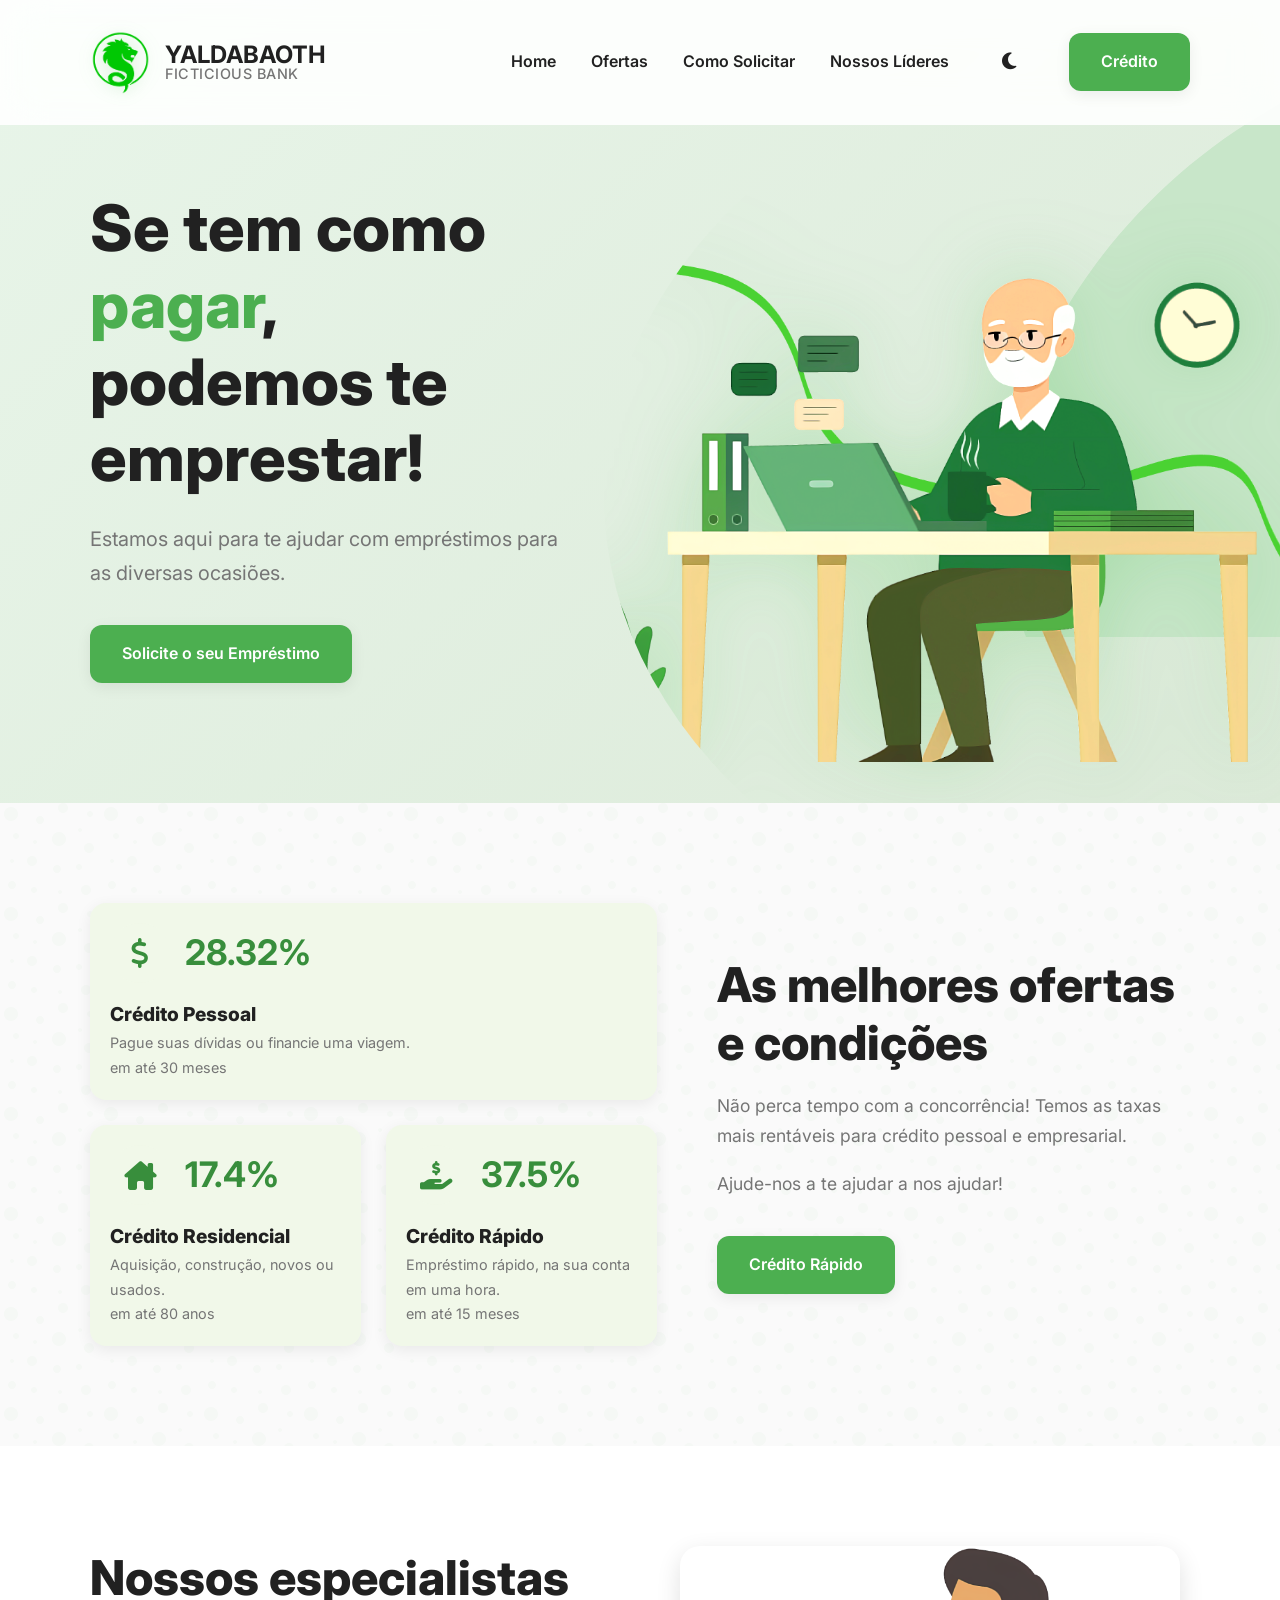
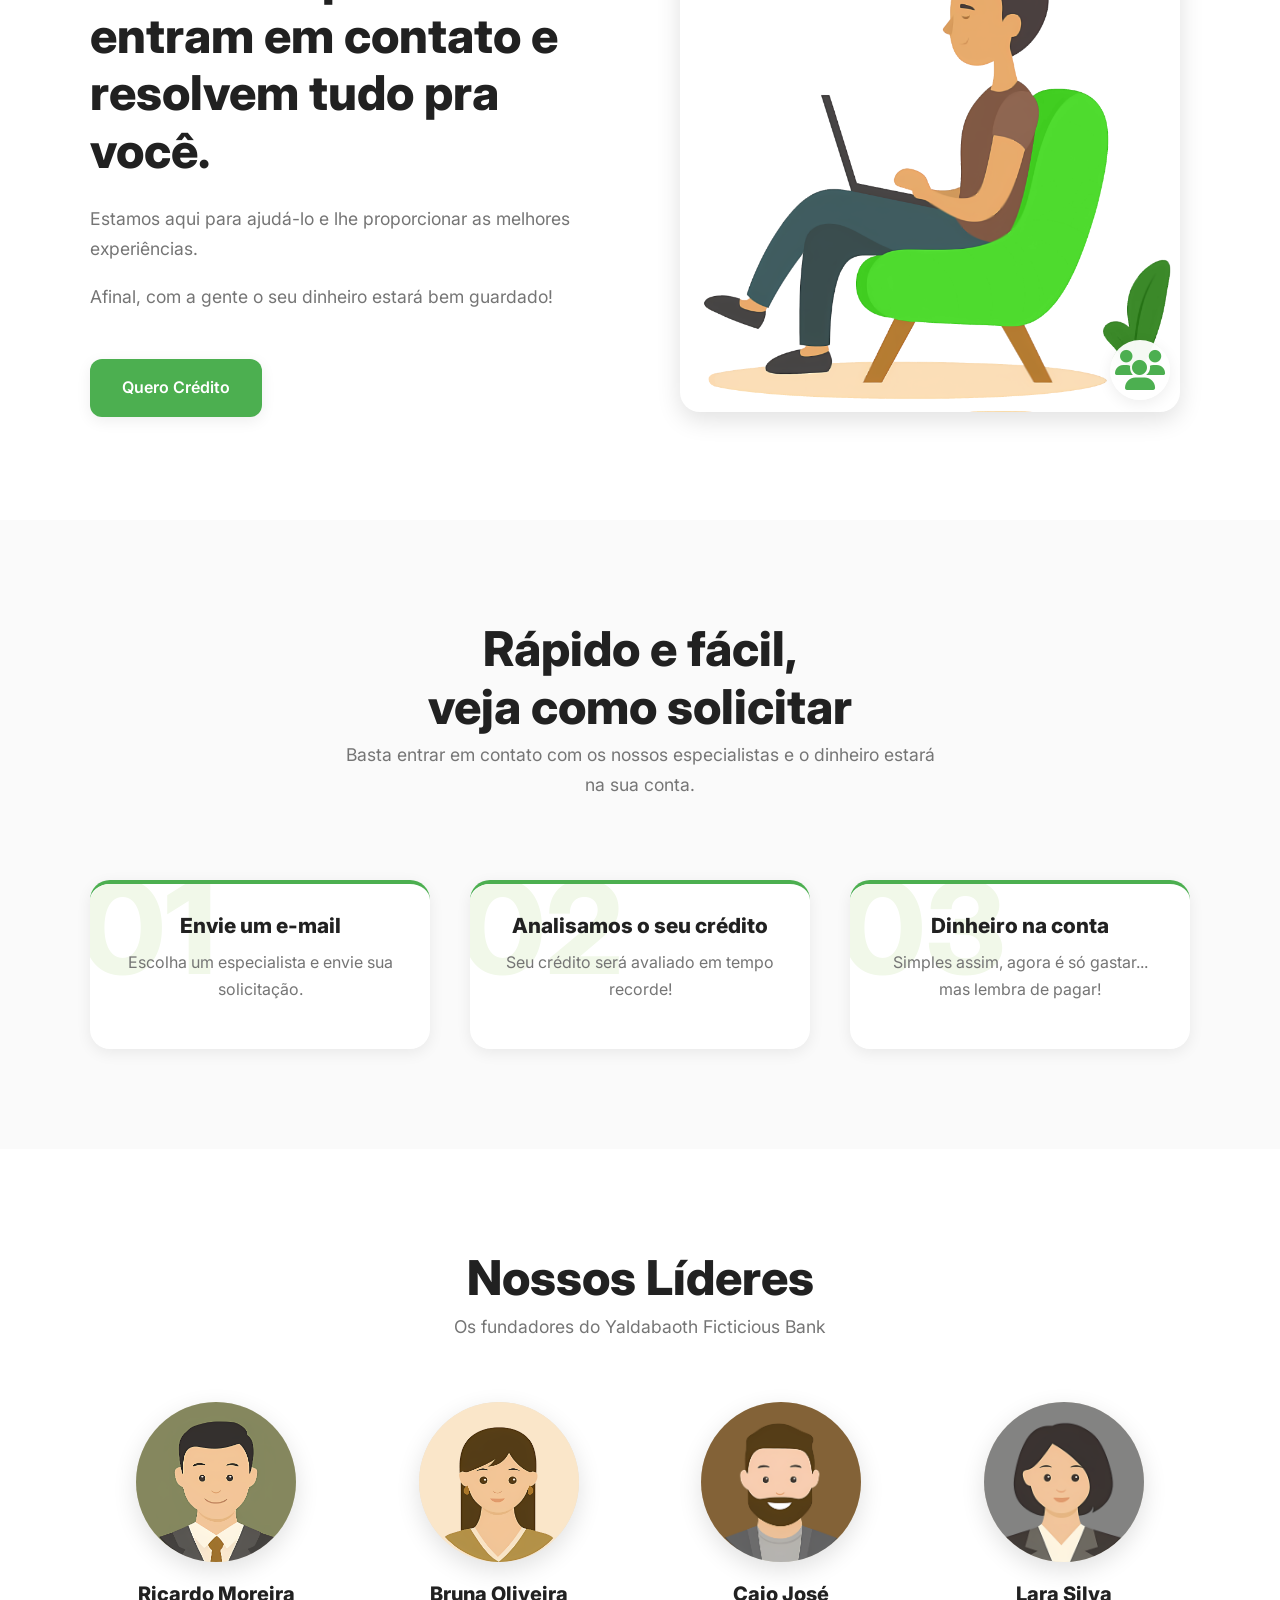
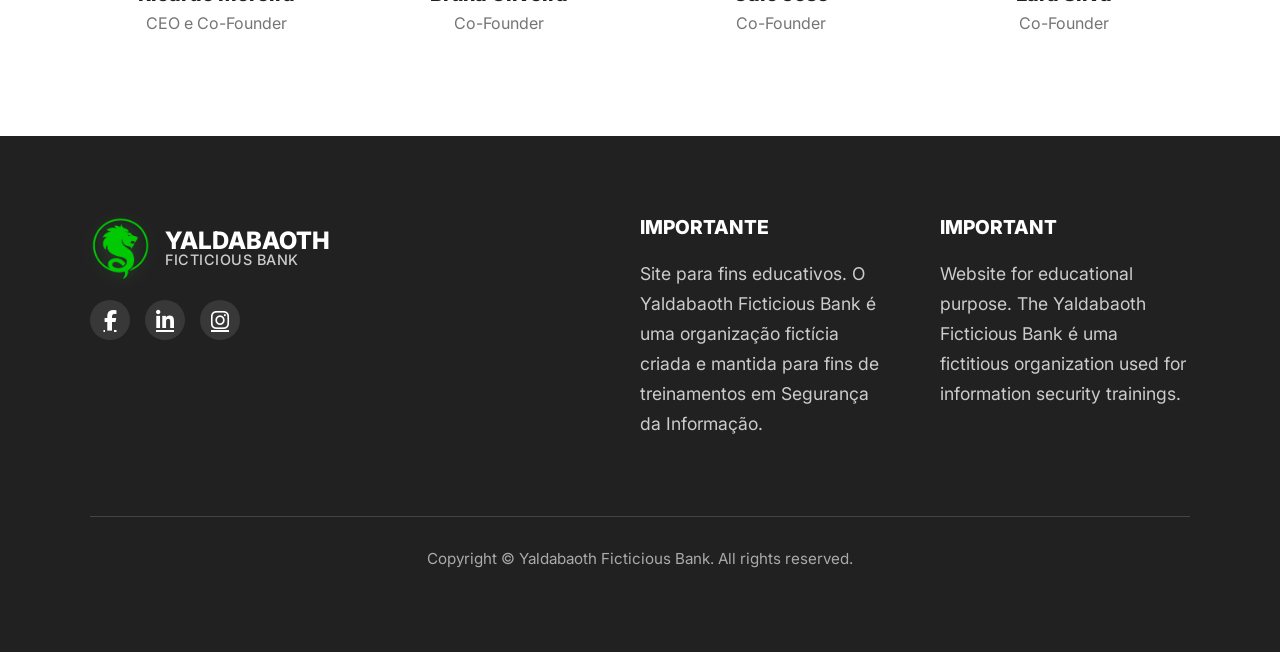
<file: index.html>
<!DOCTYPE html>
<html lang="pt-BR">
<head>
    <meta charset="UTF-8">
    <meta name="viewport" content="width=device-width, initial-scale=1.0">
    <title>YALDABAOTH FICTICIOUS BANK - V4 | Crédito Pessoal e Empresarial</title>
    <link rel="shortcut icon" href="img/favicon.ico" type="image/x-icon">
    <meta name="description" content="Yaldabaoth Ficticious Bank - Oferecemos as melhores condições para crédito pessoal, empresarial e residencial com taxas competitivas.">
    <meta name="keywords" content="crédito, empréstimo, banco, financiamento, pessoal, empresarial">
    <meta name="author" content="Yaldabaoth Ficticious Bank">
    
    <meta property="og:title" content="YALDABAOTH FICTICIOUS BANK - V4">
    <meta property="og:description" content="Oferecemos as melhores condições para crédito pessoal e empresarial.">
    <meta property="og:type" content="website">
    
    <link rel="stylesheet" href="style-home.css">
    <link rel="preconnect" href="https://fonts.googleapis.com">
    <link rel="preconnect" href="https://fonts.gstatic.com" crossorigin>
    <link href="https://fonts.googleapis.com/css2?family=Inter:wght@400;500;600;700;800&display=swap" rel="stylesheet">
    
    <link rel="stylesheet" href="https://cdnjs.cloudflare.com/ajax/libs/font-awesome/6.5.2/css/all.min.css">

</head>
<body>

    <header id="header">
        <div class="container navbar">
            <a href="#" class="logo">
                <img src="img/logo.png" alt="Yaldabaoth Logo">
                <div class="logo-text">
                    <strong>YALDABAOTH</strong>
                    <span>FICTICIOUS BANK</span>
                </div>
            </a>
            <button class="hamburger" aria-label="Menu" aria-expanded="false">
                <span></span>
                <span></span>
                <span></span>
            </button>
            <nav class="nav-menu" aria-label="Navegação principal">
                <ul class="nav-links">
                    <li><a href="#hero">Home</a></li>
                    <li><a href="#ofertas">Ofertas</a></li>
                    <li><a href="#como-solicitar">Como Solicitar</a></li>
                    <li><a href="#lideres">Nossos Líderes</a></li>
                </ul>
                <button class="theme-toggle" aria-label="Alternar tema">
                    <i class="fas fa-moon"></i>
                    <i class="fas fa-sun"></i>
                </button>
                <a href="team.html" class="btn" aria-label="Solicitar crédito">Crédito</a>
            </nav>
        </div>
    </header>

    <main>
        <section id="hero">
            <div class="hero-background-shape" aria-hidden="true">
                <svg width="100%" height="100%" viewBox="0 0 1000 800" xmlns="http://www.w3.org/2000/svg">
                    <path fill="#C8E6C9" d="M0,400.5C0,621,241,801,472,801c231,0,472-180,472-400.5S703,0,472,0C241,0,0,180,0,400.5Z" transform="translate(480 300) rotate(-15) scale(1.2)" />
                </svg>
            </div>
            <div class="container hero-content">
                <div class="hero-text fade-in">
                    <h1>Se tem como <span style="color: var(--primary-green);">pagar</span>, <br>podemos te emprestar!</h1>
                    <p class="subtitle">Estamos aqui para te ajudar com empréstimos para as diversas ocasiões.</p>
                    <a href="team.html" class="btn">Solicite o seu Empréstimo</a>
                    <div class="sr-only">GoHacking{ToNaRedeDoFicticiousBank}</div>
                </div>
                <div class="hero-illustration-wrapper fade-in" style="--delay: 0.2s;">
                    <img src="img/velho.png" alt="Homem trabalhando em um laptop">
                </div>
            </div>
        </section>

        <section id="ofertas">
            <div class="container offers-main-layout">
                 <div class="offers-cards-stack">
                    <div class="offer-card full-width fade-in" style="--delay: 0s;">
                        <div class="top-row">
                            <div class="icon-wrapper"><i class="fa-solid fa-dollar-sign" aria-hidden="true"></i></div>
                            <div class="rate">28.32%</div>
                        </div>
                        <div class="offer-details">
                            <h3>Crédito Pessoal</h3>
                            <p>Pague suas dívidas ou financie uma viagem.<br>em até 30 meses</p>
                        </div>
                    </div>
                    <div class="offer-card fade-in" style="--delay: 0.1s;">
                        <div class="top-row">
                            <div class="icon-wrapper"><i class="fa-solid fa-house-chimney" aria-hidden="true"></i></div>
                            <div class="rate">17.4%</div>
                        </div>
                        <div class="offer-details">
                            <h3>Crédito Residencial</h3>
                            <p>Aquisição, construção, novos ou usados.<br>em até 80 anos</p>
                        </div>
                    </div>
                    <div class="offer-card fade-in" style="--delay: 0.2s;">
                        <div class="top-row">
                            <div class="icon-wrapper"><i class="fa-solid fa-hand-holding-dollar" aria-hidden="true"></i></div>
                            <div class="rate">37.5%</div>
                        </div>
                        <div class="offer-details">
                            <h3>Crédito Rápido</h3>
                            <p>Empréstimo rápido, na sua conta em uma hora.<br>em até 15 meses</p>
                        </div>
                    </div>
                </div>
                <div class="offers-description fade-in" style="--delay: 0.3s;">
                    <h2>As melhores ofertas e condições</h2>
                    <p>Não perca tempo com a concorrência! Temos as taxas mais rentáveis para crédito pessoal e empresarial.</p>
                    <p>Ajude-nos a te ajudar a nos ajudar!</p>
                    <a href="team.html" class="btn">Crédito Rápido</a>
                </div>
            </div>
        </section>
        
        <section id="especialistas">
            <div class="container specialists-content">
                <div class="specialists-text fade-in">
                    <h2>Nossos especialistas entram em contato e resolvem tudo pra você.</h2>
                    <p>Estamos aqui para ajudá-lo e lhe proporcionar as melhores experiências.</p>
                    <p>Afinal, com a gente o seu dinheiro estará bem guardado!</p>
                    <a href="team.html" class="btn">Quero Crédito</a>
                </div>
                <div class="specialists-image fade-in" style="--delay: 0.2s;">
                    <img src="img/especialista.png" alt="Jovem usando laptop">
                </div>
            </div>
        </section>

        <section id="como-solicitar">
            <div class="container">
                <h2 class="fade-in">Rápido e fácil,<br>veja como solicitar</h2>
                <p class="fade-in">Basta entrar em contato com os nossos especialistas e o dinheiro estará na sua conta.</p>
                
                <div class="steps-container">
                    <div class="step-card fade-in" style="--delay: 0s;" data-step="01">
                        <div class="step-card-content">
                            <h3>Envie um e-mail</h3>
                            <p>Escolha um especialista e envie sua solicitação.</p>
                        </div>
                    </div>
                    <div class="step-card fade-in" style="--delay: 0.1s;" data-step="02">
                        <div class="step-card-content">
                            <h3>Analisamos o seu crédito</h3>
                            <p>Seu crédito será avaliado em tempo recorde!</p>
                        </div>
                    </div>
                    <div class="step-card fade-in" style="--delay: 0.2s;" data-step="03">
                        <div class="step-card-content">
                            <h3>Dinheiro na conta</h3>
                            <p>Simples assim, agora é só gastar... mas lembra de pagar!</p>
                        </div>
                    </div>
                </div>
            </div>
        </section>

        <section id="lideres">
            <div class="container">
                <h2 class="fade-in">Nossos Líderes</h2>
                <p class="fade-in">Os fundadores do Yaldabaoth Ficticious Bank</p>
                <div class="leaders-grid">
                    <div class="leader-card fade-in" style="--delay: 0s;">
                        <div class="leader-avatar"><img src="img/ricardo.png" alt="Ricardo Moreira"></div>
                        <h3>Ricardo Moreira</h3>
                        <span>CEO e Co-Founder</span>
                    </div>
                    <div class="leader-card fade-in" style="--delay: 0.1s;">
                        <div class="leader-avatar"><img src="img/Bruna.png" alt="Bruna Oliveira"></div>
                        <h3>Bruna Oliveira</h3>
                        <span>Co-Founder</span>
                    </div>
                    <div class="leader-card fade-in" style="--delay: 0.2s;">
                        <div class="leader-avatar"><img src="img/Caio.png" alt="Caio José"></div>
                        <h3>Caio José</h3>
                        <span>Co-Founder</span>
                    </div>
                    <div class="leader-card fade-in" style="--delay: 0.3s;">
                        <div class="leader-avatar"><img src="img/Lara.png" alt="Lara Silva"></div>
                        <h3>Lara Silva</h3>
                        <span>Co-Founder</span>
                    </div>
                </div>
            </div>
        </section>
    </main>

    <footer>
        <div class="container">
            <div class="footer-grid">
                <div class="footer-about">
                    <a href="#" class="logo">
                        <img src="img/logo.png" alt="Yaldabaoth Logo">
                        <div class="logo-text">
                            <strong>YALDABAOTH</strong>
                            <span>FICTICIOUS BANK</span>
                        </div>
                    </a>
                    <div class="footer-social">
                        <a href="#" aria-label="Facebook"><i class="fab fa-facebook-f"></i></a>
                        <a href="#" aria-label="LinkedIn"><i class="fab fa-linkedin-in"></i></a>
                        <a href="#" aria-label="Instagram"><i class="fab fa-instagram"></i></a>
                    </div>
                </div>
                <div class="footer-column">
                    <h3>IMPORTANTE</h3>
                    <p>Site para fins educativos. O Yaldabaoth Ficticious Bank é uma organização fictícia criada e mantida para fins de treinamentos em Segurança da Informação.</p>
                </div>
                <div class="footer-column">
                    <h3>IMPORTANT</h3>
                    <p>Website for educational purpose. The Yaldabaoth Ficticious Bank é uma fictitious organization used for information security trainings.</p>
                </div>
            </div>
            <div class="copyright">
                Copyright &copy; Yaldabaoth Ficticious Bank. All rights reserved.
            </div>
        </div>
    </footer>

    <button id="scrollTopBtn" title="Voltar ao topo" aria-label="Voltar ao topo"><i class="fas fa-arrow-up"></i></button>

    <script src="script-home.js"></script>
</body>
</html>
</file>
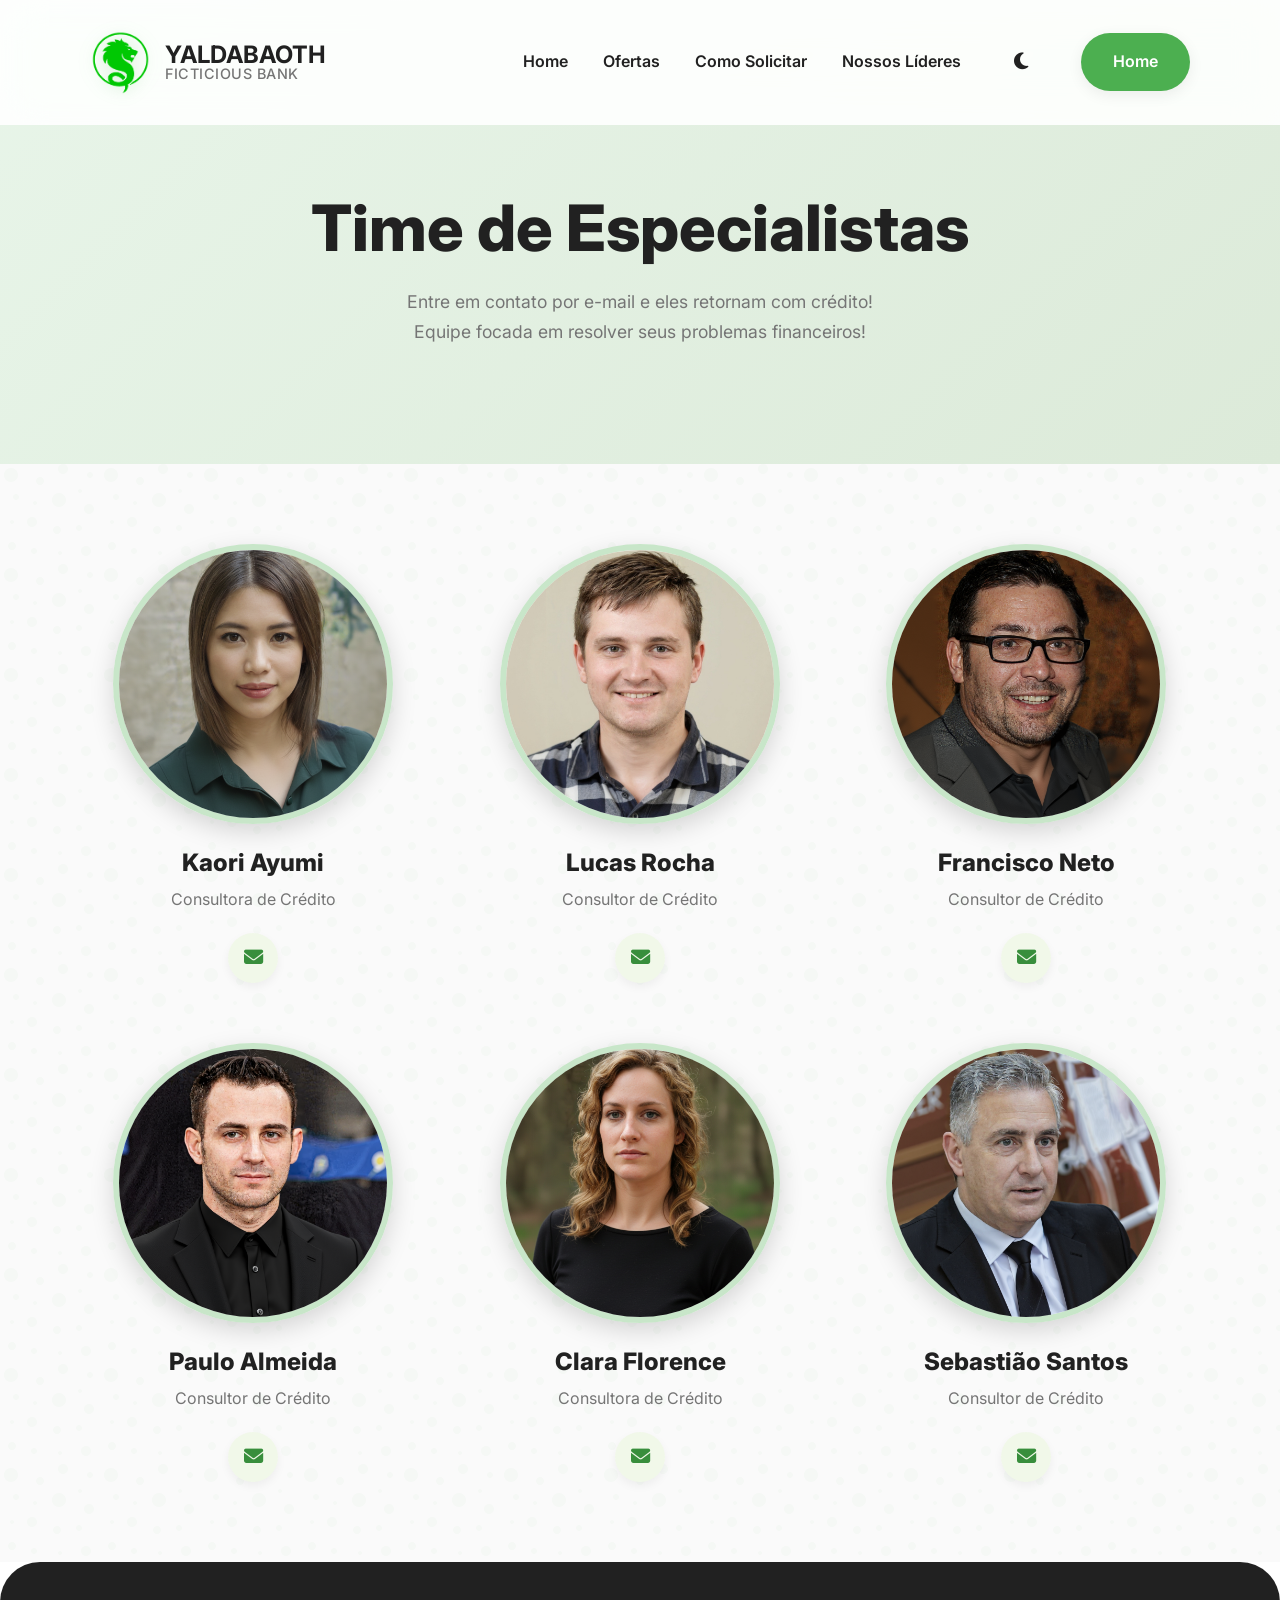
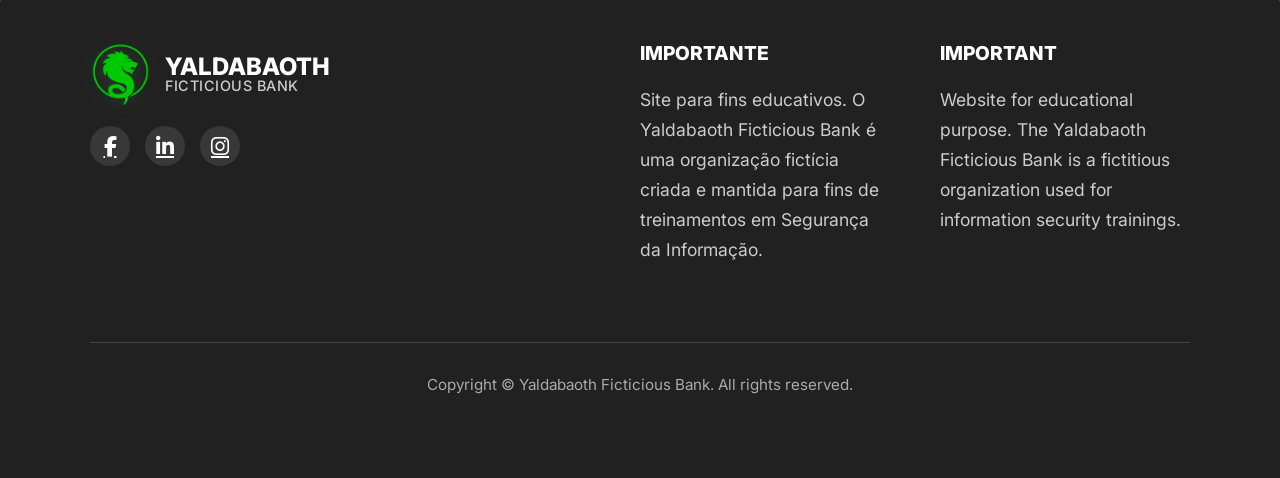
<file: team.html>
<!DOCTYPE html>
<html lang="pt-BR">
<head>
    <meta charset="UTF-8">
    <meta name="viewport" content="width=device-width, initial-scale=1.0">
    <title>YALDABAOTH FICTICIOUS BANK - Time de Especialistas</title>
    <link rel="shortcut icon" href="img/favicon.ico" type="image/x-icon">
    <meta name="description" content="Yaldabaoth Ficticious Bank - Conheça nossa equipe de especialistas em crédito prontos para ajudar você.">
    <meta name="keywords" content="crédito, empréstimo, banco, especialistas, consultores">
    <meta name="author" content="Yaldabaoth Ficticious Bank">
    
    <meta property="og:title" content="YALDABAOTH FICTICIOUS BANK - Time de Especialistas">
    <meta property="og:description" content="Conheça nossa equipe de especialistas em crédito.">
    <meta property="og:type" content="website">
    
    <link rel="stylesheet" href="style-team.css">
    <link rel="preconnect" href="https://fonts.googleapis.com">
    <link rel="preconnect" href="https://fonts.gstatic.com" crossorigin>
    <link href="https://fonts.googleapis.com/css2?family=Inter:wght@400;500;600;700;800&display=swap" rel="stylesheet">
    
    <link rel="stylesheet" href="https://cdnjs.cloudflare.com/ajax/libs/font-awesome/6.5.2/css/all.min.css">

</head>
<body>

    <header id="header">
        <div class="container navbar">
            <a href="index.html" class="logo">
                <img src="img/logo.png" alt="Yaldabaoth Logo">
                <div class="logo-text">
                    <strong>YALDABAOTH</strong>
                    <span>FICTICIOUS BANK</span>
                </div>
            </a>
            <button class="hamburger" aria-label="Menu" aria-expanded="false">
                <span></span>
                <span></span>
                <span></span>
            </button>
            <nav class="nav-menu" aria-label="Navegação principal">
                <ul class="nav-links">
                    <li><a href="index.html">Home</a></li>
                    <li><a href="index.html#ofertas">Ofertas</a></li>
                    <li><a href="index.html#como-solicitar">Como Solicitar</a></li>
                    <li><a href="index.html#lideres">Nossos Líderes</a></li>
                </ul>
                <button class="theme-toggle" aria-label="Alternar tema">
                    <i class="fas fa-moon"></i>
                    <i class="fas fa-sun"></i>
                </button>
                <a href="index.html" class="btn" aria-label="Solicitar crédito">Home</a>
            </nav>
        </div>
    </header>

    <main>
        <section id="team-hero">
            <div class="container team-hero-content">
                <h1 class="fade-in">Time de Especialistas</h1>
                <p class="fade-in" style="--delay: 0.1s;">Entre em contato por e-mail e eles retornam com crédito!<br>Equipe focada em resolver seus problemas financeiros!</p>
            </div>
        </section>

        <section id="especialistas">
            <div class="container">
                <div class="team-grid">
                    <!-- Primeira linha de consultores -->
                    <div class="team-card fade-in" style="--delay: 0s;">
                        <div class="team-avatar">
                            <img src="img/pessoas/kaori.png" alt="Kaori Ayumi">
                        </div>
                        <div class="team-info">
                            <h3>Kaori Ayumi</h3>
                            <p>Consultora de Crédito</p>
                            <div class="team-contact">
                                <a href="mailto:kaori.ayumi@ficticiousbank.com" aria-label="Enviar e-mail para Kaori Ayumi">
                                    <i class="fas fa-envelope"></i>
                                </a>
                            </div>
                        </div>
                    </div>
                    
                    <div class="team-card fade-in" style="--delay: 0.1s;">
                        <div class="team-avatar">
                            <img src="img/pessoas/lucas.png" alt="Lucas Rocha">
                        </div>
                        <div class="team-info">
                            <h3>Lucas Rocha</h3>
                            <p>Consultor de Crédito</p>
                            <div class="team-contact">
                                <a href="mailto:lucas.rocha@ficticiousbank.com" aria-label="Enviar e-mail para Lucas Rocha">
                                    <i class="fas fa-envelope"></i>
                                </a>
                            </div>
                        </div>
                    </div>
                    
                    <div class="team-card fade-in" style="--delay: 0.2s;">
                        <div class="team-avatar">
                            <img src="img/pessoas/francisco.png" alt="Francisco Neto">
                        </div>
                        <div class="team-info">
                            <h3>Francisco Neto</h3>
                            <p>Consultor de Crédito</p>
                            <div class="team-contact">
                                <a href="mailto:francisco.neto@ficticiousbank.com" aria-label="Enviar e-mail para Francisco Neto">
                                    <i class="fas fa-envelope"></i>
                                </a>
                            </div>
                        </div>
                    </div>
                    
                    <!-- Segunda linha de consultores -->
                    <div class="team-card fade-in" style="--delay: 0.3s;">
                        <div class="team-avatar">
                            <img src="img/pessoas/paulo.png" alt="Paulo Almeida">
                        </div>
                        <div class="team-info">
                            <h3>Paulo Almeida</h3>
                            <p>Consultor de Crédito</p>
                            <div class="team-contact">
                                <a href="mailto:paulo.almeida@ficticiousbank.com" aria-label="Enviar e-mail para Paulo Almeida">
                                    <i class="fas fa-envelope"></i>
                                </a>
                            </div>
                        </div>
                    </div>
                    
                    <div class="team-card fade-in" style="--delay: 0.4s;">
                        <div class="team-avatar">
                            <img src="img/pessoas/clara.png" alt="Clara Florence">
                        </div>
                        <div class="team-info">
                            <h3>Clara Florence</h3>
                            <p>Consultora de Crédito</p>
                            <div class="team-contact">
                                <a href="mailto:clara.florence@ficticiousbank.com" aria-label="Enviar e-mail para Clara Florence">
                                    <i class="fas fa-envelope"></i>
                                </a>
                            </div>
                        </div>
                    </div>
                    
                    <div class="team-card fade-in" style="--delay: 0.5s;">
                        <div class="team-avatar">
                            <img src="img/pessoas/sebastiao.png" alt="Sebastião Santos">
                        </div>
                        <div class="team-info">
                            <h3>Sebastião Santos</h3>
                            <p>Consultor de Crédito</p>
                            <div class="team-contact">
                                <a href="mailto:sebastiao.santos@ficticiousbank.com" aria-label="Enviar e-mail para Sebastião Santos">
                                    <i class="fas fa-envelope"></i>
                                </a>
                            </div>
                        </div>
                    </div>
                </div>
            </div>
        </section>
    </main>

    <footer>
        <div class="container">
            <div class="footer-grid">
                <div class="footer-about">
                    <a href="index.html" class="logo">
                        <img src="img/logo.png" alt="Yaldabaoth Logo">
                        <div class="logo-text">
                            <strong>YALDABAOTH</strong>
                            <span>FICTICIOUS BANK</span>
                        </div>
                    </a>
                    <div class="footer-social">
                        <a href="#" aria-label="Facebook"><i class="fab fa-facebook-f"></i></a>
                        <a href="#" aria-label="LinkedIn"><i class="fab fa-linkedin-in"></i></a>
                        <a href="#" aria-label="Instagram"><i class="fab fa-instagram"></i></a>
                    </div>
                </div>
                <div class="footer-column">
                    <h3>IMPORTANTE</h3>
                    <p>Site para fins educativos. O Yaldabaoth Ficticious Bank é uma organização fictícia criada e mantida para fins de treinamentos em Segurança da Informação.</p>
                </div>
                <div class="footer-column">
                    <h3>IMPORTANT</h3>
                    <p>Website for educational purpose. The Yaldabaoth Ficticious Bank is a fictitious organization used for information security trainings.</p>
                </div>
            </div>
            <div class="copyright">
                Copyright &copy; Yaldabaoth Ficticious Bank. All rights reserved.
            </div>
        </div>
    </footer>

    <button id="scrollTopBtn" title="Voltar ao topo" aria-label="Voltar ao topo"><i class="fas fa-arrow-up"></i></button>

    <script src="script-team.js"></script>
</body>
</html>
</file>
<file: style-home.css>
/* --- Reset e Estilos Globais --- */
        :root {
            --primary-green: #4CAF50;
            --light-green-bg: #F1F8E9;
            --light-green-accent: #C8E6C9;
            --dark-green: #388E3C;
            --text-dark: #212121;
            --text-light: #757575;
            --background-white: #FFFFFF;
            --background-grey: #FAFAFA;
            --border-color: #E0E0E0;
            --shadow-light: 0 4px 15px rgba(0, 0, 0, 0.07);
            --shadow-medium: 0 8px 25px rgba(0, 0, 0, 0.12);
            --shadow-heavy: 0 12px 35px rgba(0, 0, 0, 0.15);
            
            /* Variáveis para tema escuro */
            --dark-bg-primary: #121212;
            --dark-bg-secondary: #1e1e1e;
            --dark-text-primary: #f5f5f5;
            --dark-text-secondary: #b0b0b0;
            --dark-border: #333333;
            --dark-shadow: 0 4px 15px rgba(0, 0, 0, 0.3);
        }

        /* Modo escuro */
        body.dark-theme {
            --text-dark: var(--dark-text-primary);
            --text-light: var(--dark-text-secondary);
            --background-white: var(--dark-bg-primary);
            --background-grey: var(--dark-bg-secondary);
            --border-color: var(--dark-border);
            --shadow-light: var(--dark-shadow);
            --shadow-medium: 0 8px 25px rgba(0, 0, 0, 0.4);
            --shadow-heavy: 0 12px 35px rgba(0, 0, 0, 0.5);
            --light-green-bg: #1a331a;
            --light-green-accent: #2a4d2a;
        }

        * {
            margin: 0;
            padding: 0;
            box-sizing: border-box;
        }

        html {
            scroll-behavior: smooth;
            scroll-padding-top: 90px;
        }

        body {
            font-family: 'Inter', sans-serif;
            color: var(--text-dark);
            background-color: var(--background-white);
            overflow-x: hidden;
            line-height: 1.6;
            opacity: 0;
            animation: pageLoad 0.6s ease-out 0.1s forwards;
            transition: background-color 0.3s ease, color 0.3s ease;
        }

        @keyframes pageLoad {
            to {
                opacity: 1;
            }
        }

        .container {
            max-width: 1140px;
            margin: 0 auto;
            padding: 0 20px;
        }

        section {
            padding: 100px 0;
            position: relative;
            overflow: hidden;
            transition: background-color 0.3s ease;
        }

        h1, h2, h3 {
            font-weight: 800;
            color: var(--text-dark);
            line-height: 1.2;
            transition: color 0.3s ease;
        }

        h1 {
            font-size: clamp(2.8rem, 5vw, 4rem);
            margin-bottom: 20px;
        }

        h2 {
            font-size: clamp(2.2rem, 4vw, 3rem);
            margin-bottom: 25px;
            text-align: center;
        }
        
        h3 {
            font-size: 1.4rem;
            margin-bottom: 10px;
        }

        p {
            font-size: 1.1rem;
            line-height: 1.7;
            color: var(--text-light);
            margin-bottom: 1em;
            transition: color 0.3s ease;
        }

        .btn {
            display: inline-flex;
            align-items: center;
            justify-content: center;
            background-color: var(--primary-green);
            color: var(--background-white);
            padding: 16px 32px;
            border-radius: 12px;
            text-decoration: none;
            font-weight: 600;
            font-size: 1rem;
            transition: all 0.4s cubic-bezier(0.4, 0, 0.2, 1);
            border: none;
            cursor: pointer;
            box-shadow: var(--shadow-light);
            position: relative;
            overflow: hidden;
        }

        .btn::before {
            content: '';
            position: absolute;
            top: 0;
            left: -100%;
            width: 100%;
            height: 100%;
            background: linear-gradient(90deg, transparent, rgba(255, 255, 255, 0.3), transparent);
            transition: left 0.6s cubic-bezier(0.4, 0, 0.2, 1);
        }

        .btn::after {
            content: '';
            position: absolute;
            inset: 0;
            border-radius: 12px;
            padding: 2px;
            background: linear-gradient(45deg, var(--primary-green), var(--dark-green));
            opacity: 0;
            transition: opacity 0.4s ease;
            z-index: -1;
        }

        .btn:hover {
            background-color: var(--dark-green);
            transform: translateY(-4px) scale(1.02);
            box-shadow: 0 16px 40px rgba(76, 175, 80, 0.3);
        }

        .btn:hover::before {
            left: 100%;
        }

        .btn:hover::after {
            opacity: 1;
        }
        
        .btn:active {
            transform: translateY(-2px) scale(0.98);
            box-shadow: var(--shadow-medium);
        }

        .btn:focus {
            outline: 2px solid var(--dark-green);
            outline-offset: 3px;
        }

        /* --- Animações de Scroll Aprimoradas --- */
        .fade-in {
            opacity: 0;
            transform: translateY(40px);
            transition: opacity 0.8s cubic-bezier(0.4, 0, 0.2, 1), 
                        transform 0.8s cubic-bezier(0.4, 0, 0.2, 1);
            will-change: opacity, transform;
        }
        
        .fade-in.visible {
            opacity: 1;
            transform: translateY(0);
        }

        /* --- Header / Navegação --- */
        header {
            width: 100%;
            padding: 30px 0;
            position: fixed;
            top: 0;
            left: 0;
            background-color: rgba(255, 255, 255, 0.9);
            backdrop-filter: blur(20px) saturate(180%);
            -webkit-backdrop-filter: blur(20px) saturate(180%);
            z-index: 1000;
            transition: all 0.4s cubic-bezier(0.4, 0, 0.2, 1);
            border-bottom: 1px solid transparent;
        }
        
        body.dark-theme header {
            background-color: rgba(18, 18, 18, 0.9);
        }
        
        header.scrolled {
            padding: 20px 0;
            box-shadow: 0 4px 20px rgba(0, 0, 0, 0.08);
            background-color: rgba(255, 255, 255, 0.95);
            border-bottom: 1px solid rgba(0, 0, 0, 0.05);
        }
        
        body.dark-theme header.scrolled {
            background-color: rgba(18, 18, 18, 0.95);
            box-shadow: 0 4px 20px rgba(0, 0, 0, 0.3);
            border-bottom: 1px solid rgba(255, 255, 255, 0.05);
        }

        .navbar {
            display: flex;
            justify-content: space-between;
            align-items: center;
        }
        
        .logo {
            display: flex;
            align-items: center;
            text-decoration: none;
            transition: transform 0.4s cubic-bezier(0.4, 0, 0.2, 1);
        }

        .logo:hover {
            transform: scale(1.03);
        }

        .logo img {
            width: 60px;
            height: auto;
            margin-right: 15px;
            transition: transform 0.5s cubic-bezier(0.68, -0.55, 0.265, 1.55);
            filter: drop-shadow(0 2px 8px rgba(76, 175, 80, 0.2));
        }

        .logo:hover img {
            transform: rotate(8deg) scale(1.1);
        }

        .logo-text {
            font-size: 1.5rem;
            font-weight: 800;
            line-height: 1;
            color: var(--text-dark);
            transition: color 0.3s ease;
        }
        
        .logo-text span {
            display: block;
            font-size: 0.9rem;
            font-weight: 500;
            color: var(--text-light);
            letter-spacing: 0.5px;
        }

        .nav-menu {
            display: flex;
            align-items: center;
            gap: 40px;
        }

        .nav-links {
            list-style: none;
            display: flex;
            gap: 35px;
        }

        .nav-links a {
            text-decoration: none;
            color: var(--text-dark);
            font-weight: 600;
            transition: color 0.3s cubic-bezier(0.4, 0, 0.2, 1);
            position: relative;
            padding: 5px 0;
        }
        
        .nav-links a::after {
            content: '';
            position: absolute;
            width: 0;
            height: 3px;
            bottom: -2px;
            left: 50%;
            background: linear-gradient(90deg, var(--primary-green), var(--dark-green));
            transition: width 0.4s cubic-bezier(0.4, 0, 0.2, 1), left 0.4s cubic-bezier(0.4, 0, 0.2, 1);
            border-radius: 2px;
        }

        .nav-links a:hover {
            color: var(--primary-green);
        }
        
        .nav-links a:hover::after {
            width: 100%;
            left: 0;
        }

        .nav-links a:focus {
            outline: none;
            color: var(--primary-green);
        }

        /* --- Botão de Alternância de Tema --- */
        .theme-toggle {
            background: none;
            border: none;
            cursor: pointer;
            width: 40px;
            height: 40px;
            border-radius: 50%;
            display: flex;
            align-items: center;
            justify-content: center;
            color: var(--text-dark);
            transition: all 0.3s ease;
            position: relative;
            overflow: hidden;
        }

        .theme-toggle:hover {
            background-color: rgba(76, 175, 80, 0.1);
            transform: scale(1.1);
        }

        .theme-toggle:focus {
            outline: 2px solid var(--primary-green);
            outline-offset: 2px;
        }

        .theme-toggle i {
            font-size: 1.2rem;
            transition: transform 0.5s ease;
        }

        .theme-toggle .fa-sun {
            position: absolute;
            opacity: 0;
            transform: rotate(90deg);
        }

        body.dark-theme .theme-toggle .fa-moon {
            opacity: 0;
            transform: rotate(-90deg);
        }

        body.dark-theme .theme-toggle .fa-sun {
            opacity: 1;
            transform: rotate(0);
        }

        /* --- Menu Mobile --- */
        .hamburger {
            display: none;
            flex-direction: column;
            justify-content: space-between;
            width: 30px;
            height: 21px;
            background: transparent;
            border: none;
            cursor: pointer;
            padding: 0;
            z-index: 10;
        }

        .hamburger span {
            width: 100%;
            height: 3px;
            background-color: var(--text-dark);
            border-radius: 3px;
            transition: all 0.3s ease;
            transform-origin: left;
        }

        .hamburger.active span:nth-child(1) {
            transform: rotate(45deg);
        }

        .hamburger.active span:nth-child(2) {
            opacity: 0;
        }

        .hamburger.active span:nth-child(3) {
            transform: rotate(-45deg);
        }

        /* --- Seção Hero Aprimorada --- */
        #hero {
            padding-top: 190px;
            padding-bottom: 120px;
            overflow: hidden;
            position: relative;
            /* Cor de fundo ajustada */
            background: linear-gradient(135deg, #E8F5E9 0%, #DCEAD9 100%); 
            transition: background 0.3s ease;
        }
        
        body.dark-theme #hero {
            background: linear-gradient(135deg, #1a331a 0%, #152015 100%);
        }
        
        .hero-background-shape {
            position: absolute;
            top: 0;
            right: 0;
            width: 70%;
            height: 100%;
            z-index: 0;
            overflow: hidden;
            animation: float 8s ease-in-out infinite;
        }

        @keyframes float {
            0%, 100% { transform: translateY(0) rotate(0deg); }
            50% { transform: translateY(-20px) rotate(2deg); }
        }
        
        .hero-background-shape svg {
            position: absolute;
            top: -10%;
            left: 10%;
            width: 100%;
            height: auto;
            animation: morphing 10s ease-in-out infinite;
        }

        @keyframes morphing {
            0%, 100% { transform: translate(480px, 300px) rotate(-15deg) scale(1.2); }
            50% { transform: translate(500px, 280px) rotate(-12deg) scale(1.25); }
        }
        
        .hero-content {
            display: flex;
            align-items: center;
            justify-content: space-between;
            gap: 40px;
            position: relative;
            z-index: 1;
        }

        .hero-text {
            flex: 0 0 50%;
            padding-right: 20px;
        }

        .hero-text h1 {
            animation: slideInLeft 0.8s cubic-bezier(0.4, 0, 0.2, 1);
        }

        @keyframes slideInLeft {
            from {
                opacity: 0;
                transform: translateX(-40px);
            }
            to {
                opacity: 1;
                transform: translateX(0);
            }
        }
        
        .hero-text .subtitle {
            font-size: 1.25rem;
            margin: 25px 0 35px;
            max-width: 480px;
            animation: slideInLeft 0.8s cubic-bezier(0.4, 0, 0.2, 1) 0.2s both;
        }

        .hero-text .btn {
            animation: slideInLeft 0.8s cubic-bezier(0.4, 0, 0.2, 1) 0.4s both;
        }
        
        /* CÓDIGO MODIFICADO: Efeito de animação para a imagem do velho */
        .hero-illustration-wrapper {
            position: absolute;
            bottom: -80px; /* Ajuste para a imagem ser maior */
            right: -10%;
            width: 800px; /* Aumenta a largura da imagem */
            height: auto;
            z-index: 0;
            transition: transform 0.6s cubic-bezier(0.4, 0, 0.2, 1);
            animation: 
                slideInRight 1s cubic-bezier(0.4, 0, 0.2, 1) 0.3s both,
                breathe 8s ease-in-out infinite; /* Animação de respiração */
            /* Adiciona um clip-path para um formato mais orgânico */
            clip-path: ellipse(80% 90% at 90% 50%);
        }

        @keyframes slideInRight {
            from {
                opacity: 0;
                transform: translateX(60px);
            }
            to {
                opacity: 1;
                transform: translateX(0);
            }
        }

        /* Nova animação de "respiração" */
        @keyframes breathe {
            0%, 100% {
                transform: translateX(0) scale(1) rotate(0deg);
            }
            25% {
                transform: translateX(-5px) scale(1.01) rotate(0.5deg);
            }
            50% {
                transform: translateX(0) scale(1) rotate(0deg);
            }
            75% {
                transform: translateX(5px) scale(1.01) rotate(-0.5deg);
            }
        }
        
        .hero-illustration-wrapper:hover {
            transform: translateY(-15px) scale(1.02);
        }
        
        /* EFEITO DE LUZ ESVERDEADA SUAVE NO TEMA CLARO */
        .hero-illustration-wrapper img {
            width: 100%;
            height: auto;
            display: block;
            /* Efeito de luz esverdeada suave para tema claro */
            filter: drop-shadow(0 0 40px rgba(76, 175, 80, 0.25)) 
                    brightness(1.05) 
                    contrast(1.05)
                    saturate(1.1);
            transition: filter 0.4s ease;
            /* Remove qualquer fundo branco da imagem */
            mix-blend-mode: multiply;
        }

        /* EFEITO DE SOMBRA NORMAL NO TEMA ESCURO */
        body.dark-theme .hero-illustration-wrapper img {
            filter: drop-shadow(0 15px 30px rgba(0, 0, 0, 0.4)) 
                    brightness(0.9) 
                    contrast(1.1)
                    saturate(1.2);
            mix-blend-mode: normal;
        }

        .hero-illustration-wrapper:hover img {
            /* Intensifica a luz esverdeada no hover - tema claro */
            filter: drop-shadow(0 0 50px rgba(76, 175, 80, 0.4)) 
                    brightness(1.08) 
                    contrast(1.1)
                    saturate(1.15);
        }
        
        body.dark-theme .hero-illustration-wrapper:hover img {
            /* Sombra mais intensa no hover - tema escuro */
            filter: drop-shadow(0 20px 40px rgba(0, 0, 0, 0.5)) 
                    brightness(0.95) 
                    contrast(1.15)
                    saturate(1.25);
        }
        
        /* --- Seção Ofertas Aprimorada (CÓDIGO MODIFICADO) --- */
        #ofertas {
            background-color: var(--background-grey);
            position: relative;
        }

        #ofertas::before {
            content: '';
            position: absolute;
            top: 0;
            left: 0;
            width: 100%;
            height: 100%;
            background: url("data:image/svg+xml,%3Csvg width='100' height='100' viewBox='0 0 100 100' xmlns='http://www.w3.org/2000/svg'%3E%3Cpath d='M11 18c3.866 0 7-3.134 7-7s-3.134-7-7-7-7 3.134-7 7 3.134 7 7 7zm48 25c3.866 0 7-3.134 7-7s-3.134-7-7-7-7 3.134-7 7 3.134 7 7 7zm-43-7c1.657 0 3-1.343 3-3s-1.343-3-3-3-3 1.343-3 3 1.343 3 3 3zm63 31c1.657 0 3-1.343 3-3s-1.343-3-3-3-3 1.343-3 3 1.343 3 3 3zM34 90c1.657 0 3-1.343 3-3s-1.343-3-3-3-3 1.343-3 3 1.343 3 3 3zm56-76c1.657 0 3-1.343 3-3s-1.343-3-3-3-3 1.343-3 3 1.343 3 3 3zM12 86c2.21 0 4-1.79 4-4s-1.79-4-4-4-4 1.79-4 4 1.79 4 4 4zm28-65c2.21 0 4-1.79 4-4s-1.79-4-4-4-4 1.79-4 4 1.79 4 4 4zm23-11c2.76 0 5-2.24 5-5s-2.24-5-5-5-5 2.24-5 5 2.24 5 5 5zm-6 60c2.21 0 4-1.79 4-4s-1.79-4-4-4-4 1.79-4 4 1.79 4 4 4zm29 22c2.76 0 5-2.24 5-5s-2.24-5-5-5-5 2.24-5 5 2.24 5 5 5zM32 63c2.76 0 5-2.24 5-5s-2.24-5-5-5-5 2.24-5 5 2.24 5 5 5zm57-13c2.76 0 5-2.24 5-5s-2.24-5-5-5-5 2.24-5 5 2.24 5 5 5zm-9-21c1.105 0 2-.895 2-2s-.895-2-2-2-2 .895-2 2 .895 2 2 2zM60 91c1.105 0 2-.895 2-2s-.895-2-2-2-2 .895-2 2 .895 2 2 2zM35 41c1.105 0 2-.895 2-2s-.895-2-2-2-2 .895-2 2 .895 2 2 2zM12 60c1.105 0 2-.895 2-2s-.895-2-2-2-2 .895-2 2 .895 2 2 2z' fill='%23c8e6c9' fill-opacity='0.2' fill-rule='evenodd'/%3E%3C/svg%3E");
            opacity: 0.5;
            z-index: 0;
            animation: patternMove 20s linear infinite;
        }

        body.dark-theme #ofertas::before {
            background: url("data:image/svg+xml,%3Csvg width='100' height='100' viewBox='0 0 100 100' xmlns='http://www.w3.org/2000/svg'%3E%3Cpath d='M11 18c3.866 0 7-3.134 7-7s-3.134-7-7-7-7 3.134-7 7 3.134 7 7 7zm48 25c3.866 0 7-3.134 7-7s-3.134-7-7-7-7 3.134-7 7 3.134 7 7 7zm-43-7c1.657 0 3-1.343 3-3s-1.343-3-3-3-3 1.343-3 3 1.343 3 3 3zm63 31c1.657 0 3-1.343 3-3s-1.343-3-3-3-3 1.343-3 3 1.343 3 3 3zM34 90c1.657 0 3-1.343 3-3s-1.343-3-3-3-3 1.343-3 3 1.343 3 3 3zm56-76c1.657 0 3-1.343 3-3s-1.343-3-3-3-3 1.343-3 3 1.343 3 3 3zM12 86c2.21 0 4-1.79 4-4s-1.79-4-4-4-4 1.79-4 4 1.79 4 4 4zm28-65c2.21 0 4-1.79 4-4s-1.79-4-4-4-4 1.79-4 4 1.79 4 4 4zm23-11c2.76 0 5-2.24 5-5s-2.24-5-5-5-5 2.24-5 5 2.24 5 5 5zm-6 60c2.21 0 4-1.79 4-4s-1.79-4-4-4-4 1.79-4 4 1.79 4 4 4zm29 22c2.76 0 5-2.24 5-5s-2.24-5-5-5-5 2.24-5 5 2.24 5 5 5zM32 63c2.76 0 5-2.24 5-5s-2.24-5-5-5-5 2.24-5 5 2.24 5 5 5zm57-13c2.76 0 5-2.24 5-5s-2.24-5-5-5-5 2.24-5 5 2.24 5 5 5zm-9-21c1.105 0 2-.895 2-2s-.895-2-2-2-2 .895-2 2 .895 2 2 2zM60 91c1.105 0 2-.895 2-2s-.895-2-2-2-2 .895-2 2 .895 2 2 2zM35 41c1.105 0 2-.895 2-2s-.895-2-2-2-2 .895-2 2 .895 2 2 2zM12 60c1.105 0 2-.895 2-2s-.895-2-2-2-2 .895-2 2 .895 2 2 2z' fill='%232a4d2a' fill-opacity='0.2' fill-rule='evenodd'/%3E%3C/svg%3E");
        }

        @keyframes patternMove {
            0% { background-position: 0 0; }
            100% { background-position: 100px 100px; }
        }
        
        .offers-main-layout {
            display: grid;
            grid-template-columns: 1.2fr 1fr;
            gap: 60px;
            align-items: center;
            position: relative;
            z-index: 1;
        }

        .offers-cards-stack {
            display: grid;
            grid-template-columns: repeat(2, 1fr);
            gap: 25px; /* Adiciona espaço entre os blocos */
        }

        .offer-card {
            background: var(--light-green-bg);
            padding: 20px;
            border-radius: 16px;
            box-shadow: var(--shadow-light);
            text-align: left;
            transition: transform 0.3s ease-out, box-shadow 0.3s ease-out; /* Transição mais suave */
            display: flex;
            flex-direction: column;
            gap: 10px;
        }
        
        .offer-card:hover {
            transform: translateY(-6px); /* Efeito de elevação mais suave */
            box-shadow: var(--shadow-medium); /* Sombra mais sutil */
        }
        
        .offer-card .top-row {
            display: flex;
            align-items: center;
            gap: 15px;
            margin-bottom: 10px;
        }
        
        .offer-card .icon-wrapper {
            background: var(--light-green-bg);
            border-radius: 50%;
            width: 60px;
            height: 60px;
            display: flex;
            align-items: center;
            justify-content: center;
            flex-shrink: 0;
            transition: all 0.4s cubic-bezier(0.68, -0.55, 0.265, 1.55);
        }

        .offer-card:hover .icon-wrapper {
            transform: scale(1.1) rotate(5deg);
            background: var(--light-green-accent);
        }

        .offer-card .icon-wrapper i {
            font-size: 1.8rem;
            color: var(--dark-green);
            transition: transform 0.4s ease, color 0.3s ease;
        }

        .offer-card:hover .icon-wrapper i {
            transform: scale(1.1);
            color: var(--primary-green);
        }
        
        .offer-card .rate {
            font-size: 2.2rem;
            font-weight: 700;
            color: var(--dark-green);
            line-height: 1;
            transition: color 0.3s ease;
        }

        .offer-card:hover .rate {
            color: var(--primary-green);
        }

        .offer-card .offer-details h3 {
            font-size: 1.2rem;
            margin: 0;
            transition: color 0.3s ease;
        }

        .offer-card:hover .offer-details h3 {
            color: var(--primary-green);
        }

        .offer-card .offer-details p {
            font-size: 0.9rem;
            margin: 5px 0 0;
        }

        .offer-card.full-width {
            grid-column: span 2;
        }

        .offers-description {
            text-align: left;
        }
        
        .offers-description h2 {
            text-align: left;
            margin-bottom: 20px;
        }

        .offers-description .btn {
            margin-top: 20px;
        }

        /* --- FIM DO CÓDIGO MODIFICADO --- */

        /* --- Seção Especialistas Aprimorada --- */
        #especialistas {
            position: relative;
            overflow: hidden;
        }

        .specialists-content {
            display: grid;
            grid-template-columns: 1fr 1fr;
            align-items: center;
            gap: 80px;
        }
        
        .specialists-text h2 {
            text-align: left;
        }
        
        .specialists-text .btn {
            margin-top: 30px;
        }
        
        .specialists-image {
            position: relative;
            transition: transform 0.6s cubic-bezier(0.4, 0, 0.2, 1);
        }

        .specialists-image:hover {
            transform: scale(1.04) rotate(-1deg);
        }
        
        .specialists-image img {
            width: 100%;
            max-width: 500px;
            border-radius: 20px;
            box-shadow: var(--shadow-medium);
            transition: all 0.5s cubic-bezier(0.4, 0, 0.2, 1);
        }

        .specialists-image:hover img {
            box-shadow: 0 25px 60px rgba(76, 175, 80, 0.25);
            border-radius: 24px;
        }
        
        .specialists-image::after {
            content: '\f0c0';
            font-family: 'Font Awesome 6 Free';
            font-weight: 900;
            position: absolute;
            font-size: 2.5rem;
            color: var(--primary-green);
            bottom: 20px;
            right: 20px;
            background: rgba(255, 255, 255, 0.95);
            backdrop-filter: blur(10px);
            width: 60px;
            height: 60px;
            border-radius: 50%;
            display: flex;
            align-items: center;
            justify-content: center;
            box-shadow: var(--shadow-light);
            transition: all 0.5s cubic-bezier(0.68, -0.55, 0.265, 1.55);
        }

        body.dark-theme .specialists-image::after {
            background: rgba(30, 30, 30, 0.95);
        }

        .specialists-image:hover::after {
            transform: scale(1.2) rotate(360deg);
            background: var(--primary-green);
            color: white;
            box-shadow: 0 10px 30px rgba(76, 175, 80, 0.4);
        }
        
        /* --- Seção Como Solicitar Aprimorada --- */
        #como-solicitar {
            background-color: var(--background-grey);
            position: relative;
        }
        
        #como-solicitar .container > p {
            text-align: center; 
            max-width: 600px; 
            margin: -20px auto 60px;
        }

        .steps-container {
            display: grid;
            grid-template-columns: repeat(3, 1fr);
            gap: 40px;
            margin-top: 80px;
        }
        
        .step-card {
            background: var(--background-white);
            padding: 30px;
            border-radius: 20px;
            text-align: center;
            box-shadow: var(--shadow-light);
            transition: all 0.5s cubic-bezier(0.4, 0, 0.2, 1);
            position: relative;
            overflow: hidden;
            border-top: 4px solid var(--primary-green);
        }

        .step-card:hover {
            transform: translateY(-15px) scale(1.02);
            box-shadow: 0 20px 50px rgba(76, 175, 80, 0.25);
            border-top-width: 6px;
        }
        
        .step-card::before {
            content: attr(data-step);
            position: absolute;
            top: -20px;
            left: -10px;
            font-size: 8rem;
            font-weight: 800;
            color: var(--light-green-bg);
            z-index: 0;
            line-height: 1;
            transition: all 0.5s cubic-bezier(0.4, 0, 0.2, 1);
        }

        .step-card:hover::before {
            color: var(--light-green-accent);
            transform: scale(1.1) rotate(5deg);
        }
        
        .step-card-content {
            position: relative;
            z-index: 1;
        }
        
        .step-card h3 {
            font-size: 1.3rem;
            transition: color 0.3s ease;
        }

        .step-card:hover h3 {
            color: var(--primary-green);
        }
        
        .step-card p {
            font-size: 1rem;
        }
        
        /* --- Seção Líderes Aprimorada --- */
        #lideres .container > p {
            text-align: center; 
            max-width: 600px; 
            margin: -20px auto 60px;
        }
        
        .leaders-grid {
            display: grid;
            grid-template-columns: repeat(auto-fit, minmax(220px, 1fr));
            gap: 30px;
        }

        .leader-card {
            text-align: center;
            transition: transform 0.5s cubic-bezier(0.4, 0, 0.2, 1);
        }

        .leader-card:hover {
            transform: translateY(-12px);
        }
        
        .leader-avatar {
            width: 160px;
            height: 160px;
            border-radius: 50%;
            margin: 0 auto 20px;
            background-color: #e5e0d5; 
            overflow: hidden;
            box-shadow: var(--shadow-medium);
            transition: all 0.6s cubic-bezier(0.4, 0, 0.2, 1);
            position: relative;
        }

        .leader-avatar::before {
            content: '';
            position: absolute;
            inset: -10px;
            background: conic-gradient(from 180deg at 50% 50%, var(--primary-green), var(--dark-green), var(--primary-green));
            animation: rotate 3s linear infinite;
            opacity: 0;
            transition: opacity 0.4s ease;
        }

        .leader-card:hover .leader-avatar::before {
            opacity: 1;
        }

        .leader-card:hover .leader-avatar {
            transform: scale(1.08);
            box-shadow: 0 20px 50px rgba(76, 175, 80, 0.3);
        }

        .leader-avatar::after {
            content: '';
            position: absolute;
            top: 0;
            left: 0;
            width: 100%;
            height: 100%;
            background: linear-gradient(135deg, rgba(76, 175, 80, 0.3), transparent);
            border-radius: 50%;
            opacity: 0;
            transition: opacity 0.4s ease;
            z-index: 1;
        }

        .leader-card:hover .leader-avatar::after {
            opacity: 1;
        }

        .leader-avatar img {
            width: 100%;
            height: 100%;
            object-fit: cover;
            transition: transform 0.6s cubic-bezier(0.4, 0, 0.2, 1);
            position: relative;
            z-index: 2;
        }

        .leader-card:hover .leader-avatar img {
            transform: scale(1.15);
        }

        .leader-card h3 {
            font-size: 1.25rem;
            margin-bottom: 5px;
            transition: color 0.3s ease;
        }

        .leader-card:hover h3 {
            color: var(--primary-green);
        }

        .leader-card span {
            color: var(--text-light);
            font-size: 1rem;
            transition: color 0.3s ease;
        }

        .leader-card:hover span {
            color: var(--dark-green);
        }

        /* --- Footer --- */
        footer {
            background-color: var(--text-dark);
            color: #ccc;
            padding: 80px 0;
            font-size: 0.95rem;
        }
        
        body.dark-theme footer {
            background-color: #0a0a0a;
        }
        
        .footer-grid {
            display: grid;
            grid-template-columns: 2fr 1fr 1fr;
            gap: 50px;
        }
        
        .footer-about p {
            color: #ccc;
        }

        .footer-social {
            margin-top: 20px;
            display: flex;
            gap: 15px;
        }
        
        .footer-social a {
            color: white;
            font-size: 1.3rem;
            transition: all 0.4s cubic-bezier(0.4, 0, 0.2, 1);
            display: flex;
            align-items: center;
            justify-content: center;
            width: 40px;
            height: 40px;
            border-radius: 50%;
            background: rgba(255, 255, 255, 0.1);
            position: relative;
            overflow: hidden;
        }

        .footer-social a::before {
            content: '';
            position: absolute;
            inset: 0;
            background: linear-gradient(45deg, var(--primary-green), var(--dark-green));
            transform: scale(0);
            transition: transform 0.4s cubic-bezier(0.4, 0, 0.2, 1);
            border-radius: 50%;
        }

        .footer-social a i {
            position: relative;
            z-index: 1;
            transition: transform 0.4s cubic-bezier(0.68, -0.55, 0.265, 1.55);
        }
        
        .footer-social a:hover::before {
            transform: scale(1);
        }

        .footer-social a:hover {
            transform: translateY(-5px) rotate(360deg);
            box-shadow: 0 8px 20px rgba(76, 175, 80, 0.4);
        }

        .footer-social a:hover i {
            transform: scale(1.2);
        }
        
        .footer-column h3 {
            color: white;
            margin-bottom: 20px;
            font-size: 1.2rem;
        }
        
        .footer-column p {
            color: #ccc;
        }

        .copyright {
            text-align: center;
            margin-top: 60px;
            padding-top: 30px;
            border-top: 1px solid #444;
            color: #aaa;
        }
        
        /* --- CORREÇÃO: YALDABAOTH em negrito no footer --- */
        footer .logo-text {
            color: white;
        }
        
        footer .logo-text strong {
            color: white;
            font-weight: 800;
        }
        
        footer .logo-text span {
            color: #ccc;
        }
        
        body.dark-theme footer .logo-text {
            color: var(--dark-text-primary);
        }
        
        body.dark-theme footer .logo-text strong {
            color: var(--dark-text-primary);
        }
        
        body.dark-theme footer .logo-text span {
            color: var(--dark-text-secondary);
        }
        
        /* --- Botão Voltar ao Topo Aprimorado --- */
        #scrollTopBtn {
            position: fixed;
            bottom: 25px;
            right: 25px;
            width: 50px;
            height: 50px;
            background: linear-gradient(135deg, var(--primary-green), var(--dark-green));
            color: white;
            border: none;
            border-radius: 50%;
            font-size: 1.2rem;
            cursor: pointer;
            display: flex;
            align-items: center;
            justify-content: center;
            box-shadow: 0 8px 25px rgba(76, 175, 80, 0.4);
            opacity: 0;
            visibility: hidden;
            transform: translateY(30px) scale(0.8);
            transition: all 0.4s cubic-bezier(0.4, 0, 0.2, 1);
            z-index: 999;
        }

        #scrollTopBtn::before {
            content: '';
            position: absolute;
            inset: -3px;
            background: linear-gradient(45deg, var(--primary-green), var(--dark-green), var(--primary-green));
            border-radius: 50%;
            z-index: -1;
            animation: rotate 3s linear infinite;
            opacity: 0;
            transition: opacity 0.4s ease;
        }

        #scrollTopBtn:hover::before {
            opacity: 1;
        }

        #scrollTopBtn.show {
            opacity: 1;
            visibility: visible;
            transform: translateY(0) scale(1);
        }

        #scrollTopBtn:hover {
            transform: translateY(-8px) scale(1.1);
            box-shadow: 0 15px 40px rgba(76, 175, 80, 0.5);
        }

        #scrollTopBtn:hover i {
            animation: bounceArrow 0.6s ease infinite;
        }

        @keyframes bounceArrow {
            0%, 100% { transform: translateY(0); }
            50% { transform: translateY(-5px); }
        }

        #scrollTopBtn:active {
            transform: translateY(-5px) scale(0.95);
        }

        #scrollTopBtn:focus {
            outline: 2px solid var(--dark-green);
            outline-offset: 3px;
        }
        
        /* --- Media Queries --- */
        @media (max-width: 992px) {
            .offers-main-layout {
                grid-template-columns: 1fr;
            }
            .offers-description { text-align: center; }
            .offers-description h2 { text-align: center; }
            .specialists-content { grid-template-columns: 1fr; text-align: center; }
            .specialists-text h2 { text-align: center; }
            .specialists-image { order: -1; }
            .leaders-grid { grid-template-columns: 1fr 1fr; }
            .footer-grid { grid-template-columns: 1fr 1fr; }
            .footer-about { grid-column: 1 / -1; text-align: center; }
            .footer-social { justify-content: center; }

            .hero-background-shape { width: 100%; }
            .hero-illustration-wrapper { 
                right: 50%;
                transform: translateX(50%);
                bottom: -20px;
                width: 500px;
                clip-path: none; /* Remove o clip-path em telas menores */
            }
        }
        
        @media (max-width: 768px) {
            section { padding: 60px 0; }
            h1 { font-size: 2.5rem; }
            h2 { font-size: 2rem; }
            .nav-menu { 
                display: none; 
                position: fixed;
                top: 0;
                right: 0;
                width: 70%;
                height: 100vh;
                background: var(--background-white);
                flex-direction: column;
                justify-content: center;
                align-items: center;
                transform: translateX(100%);
                transition: transform 0.3s ease;
                box-shadow: -5px 0 15px rgba(0,0,0,0.1);
            }
            .nav-menu.active {
                display: flex;
                transform: translateX(0);
            }
            .nav-links {
                flex-direction: column;
                gap: 30px;
                text-align: center;
            }
            .hamburger {
                display: flex;
            }
            .hero-content { flex-direction: column; text-align: center; }
            .hero-text { flex: 0 0 auto; max-width: 100%; }
            .hero-illustration-wrapper { display: none; }
            .steps-container, .footer-grid { grid-template-columns: 1fr; }
            .offer-card { flex-direction: column; text-align: center; }
            .offer-card .top-row { justify-content: center; }
        }

        /* --- Melhorias de Acessibilidade --- */
        @media (prefers-reduced-motion: reduce) {
            *, *::before, *::after {
                animation-duration: 0.01ms !important;
                animation-iteration-count: 1 !important;
                transition-duration: 0.01ms !important;
            }
            .hero-illustration-wrapper {
                animation: slideInRight 1s cubic-bezier(0.4, 0, 0.2, 1) 0.3s both; /* Remove a animação de "respiração" */
            }
        }

        .sr-only {
            position: absolute;
            width: 1px;
            height: 1px;
            padding: 0;
            margin: -1px;
            overflow: hidden;
            clip: rect(0, 0, 0, 0);
            white-space: nowrap;
            border: 0;
        }

        /* --- Efeito de Cursor Personalizado --- */
        @media (hover: hover) and (pointer: fine) {
            .btn, .offer-card, .step-card, .leader-card, .nav-links a {
                cursor: pointer;
            }
        }
</file>
<file: style-team.css>
/* --- Reset e Estilos Globais --- */
        :root {
            --primary-green: #4CAF50;
            --light-green-bg: #F1F8E9;
            --light-green-accent: #C8E6C9;
            --dark-green: #388E3C;
            --text-dark: #212121;
            --text-light: #757575;
            --background-white: #FFFFFF;
            --background-grey: #FAFAFA;
            --border-color: #E0E0E0;
            --shadow-light: 0 4px 15px rgba(0, 0, 0, 0.07);
            --shadow-medium: 0 8px 25px rgba(0, 0, 0, 0.12);
            --shadow-heavy: 0 12px 35px rgba(0, 0, 0, 0.15);
            
            /* Variáveis para tema escuro */
            --dark-bg-primary: #121212;
            --dark-bg-secondary: #1e1e1e;
            --dark-text-primary: #f5f5f5;
            --dark-text-secondary: #b0b0b0;
            --dark-border: #333333;
            --dark-shadow: 0 4px 15px rgba(0, 0, 0, 0.3);
        }

        /* Modo escuro */
        body.dark-theme {
            --text-dark: var(--dark-text-primary);
            --text-light: var(--dark-text-secondary);
            --background-white: var(--dark-bg-primary);
            --background-grey: var(--dark-bg-secondary);
            --border-color: var(--dark-border);
            --shadow-light: var(--dark-shadow);
            --shadow-medium: 0 8px 25px rgba(0, 0, 0, 0.4);
            --shadow-heavy: 0 12px 35px rgba(0, 0, 0, 0.5);
            --light-green-bg: #1a331a;
            --light-green-accent: #2a4d2a;
        }

        * {
            margin: 0;
            padding: 0;
            box-sizing: border-box;
        }

        html {
            scroll-behavior: smooth;
            scroll-padding-top: 90px;
        }

        body {
            font-family: 'Inter', sans-serif;
            color: var(--text-dark);
            background-color: var(--background-white);
            overflow-x: hidden;
            line-height: 1.6;
            opacity: 0;
            animation: pageLoad 0.6s ease-out 0.1s forwards;
            transition: background-color 0.3s ease, color 0.3s ease;
        }

        @keyframes pageLoad {
            to {
                opacity: 1;
            }
        }

        .container {
            max-width: 1140px;
            margin: 0 auto;
            padding: 0 20px;
        }

        section {
            padding: 100px 0;
            position: relative;
            overflow: hidden;
            transition: background-color 0.3s ease;
        }

        h1, h2, h3 {
            font-weight: 800;
            color: var(--text-dark);
            line-height: 1.2;
            transition: color 0.3s ease;
        }

        h1 {
            font-size: clamp(2.8rem, 5vw, 4rem);
            margin-bottom: 20px;
        }

        h2 {
            font-size: clamp(2.2rem, 4vw, 3rem);
            margin-bottom: 25px;
            text-align: center;
        }
        
        h3 {
            font-size: 1.4rem;
            margin-bottom: 10px;
        }

        p {
            font-size: 1.1rem;
            line-height: 1.7;
            color: var(--text-light);
            margin-bottom: 1em;
            transition: color 0.3s ease;
        }

        .btn {
            display: inline-flex;
            align-items: center;
            justify-content: center;
            background-color: var(--primary-green);
            color: var(--background-white);
            padding: 16px 32px;
            border-radius: 50px;
            text-decoration: none;
            font-weight: 600;
            font-size: 1rem;
            transition: all 0.4s cubic-bezier(0.4, 0, 0.2, 1);
            border: none;
            cursor: pointer;
            box-shadow: var(--shadow-light);
            position: relative;
            overflow: hidden;
        }

        .btn::before {
            content: '';
            position: absolute;
            top: 0;
            left: -100%;
            width: 100%;
            height: 100%;
            background: linear-gradient(90deg, transparent, rgba(255, 255, 255, 0.3), transparent);
            transition: left 0.6s cubic-bezier(0.4, 0, 0.2, 1);
        }

        .btn::after {
            content: '';
            position: absolute;
            inset: 0;
            border-radius: 50px;
            padding: 2px;
            background: linear-gradient(45deg, var(--primary-green), var(--dark-green));
            opacity: 0;
            transition: opacity 0.4s ease;
            z-index: -1;
        }

        .btn:hover {
            background-color: var(--dark-green);
            transform: translateY(-4px) scale(1.02);
            box-shadow: 0 16px 40px rgba(76, 175, 80, 0.3);
        }

        .btn:hover::before {
            left: 100%;
        }

        .btn:hover::after {
            opacity: 1;
        }
        
        .btn:active {
            transform: translateY(-2px) scale(0.98);
            box-shadow: var(--shadow-medium);
        }

        .btn:focus {
            outline: 2px solid var(--dark-green);
            outline-offset: 3px;
        }

        /* --- Animações de Scroll Aprimoradas --- */
        .fade-in {
            opacity: 0;
            transform: translateY(40px);
            transition: opacity 0.8s cubic-bezier(0.4, 0, 0.2, 1), 
                        transform 0.8s cubic-bezier(0.4, 0, 0.2, 1);
            will-change: opacity, transform;
        }
        
        .fade-in.visible {
            opacity: 1;
            transform: translateY(0);
        }

        /* --- Header / Navegação --- */
        header {
            width: 100%;
            padding: 30px 0;
            position: fixed;
            top: 0;
            left: 0;
            background-color: rgba(255, 255, 255, 0.9);
            backdrop-filter: blur(20px) saturate(180%);
            -webkit-backdrop-filter: blur(20px) saturate(180%);
            z-index: 1000;
            transition: all 0.4s cubic-bezier(0.4, 0, 0.2, 1);
            border-bottom: 1px solid transparent;
        }
        
        body.dark-theme header {
            background-color: rgba(18, 18, 18, 0.9);
        }
        
        header.scrolled {
            padding: 20px 0;
            box-shadow: 0 4px 20px rgba(0, 0, 0, 0.08);
            background-color: rgba(255, 255, 255, 0.95);
            border-bottom: 1px solid rgba(0, 0, 0, 0.05);
        }
        
        body.dark-theme header.scrolled {
            background-color: rgba(18, 18, 18, 0.95);
            box-shadow: 0 4px 20px rgba(0, 0, 0, 0.3);
            border-bottom: 1px solid rgba(255, 255, 255, 0.05);
        }

        .navbar {
            display: flex;
            justify-content: space-between;
            align-items: center;
        }
        
        .logo {
            display: flex;
            align-items: center;
            text-decoration: none;
            transition: transform 0.4s cubic-bezier(0.4, 0, 0.2, 1);
        }

        .logo:hover {
            transform: scale(1.03);
        }

        .logo img {
            width: 60px;
            height: auto;
            margin-right: 15px;
            transition: transform 0.5s cubic-bezier(0.68, -0.55, 0.265, 1.55);
            filter: drop-shadow(0 2px 8px rgba(76, 175, 80, 0.2));
        }

        .logo:hover img {
            transform: rotate(8deg) scale(1.1);
        }

        .logo-text {
            font-size: 1.5rem;
            font-weight: 800;
            line-height: 1;
            color: var(--text-dark);
            transition: color 0.3s ease;
        }
        
        .logo-text span {
            display: block;
            font-size: 0.9rem;
            font-weight: 500;
            color: var(--text-light);
            letter-spacing: 0.5px;
        }

        .nav-menu {
            display: flex;
            align-items: center;
            gap: 40px;
        }

        .nav-links {
            list-style: none;
            display: flex;
            gap: 35px;
        }

        .nav-links a {
            text-decoration: none;
            color: var(--text-dark);
            font-weight: 600;
            transition: color 0.3s cubic-bezier(0.4, 0, 0.2, 1);
            position: relative;
            padding: 5px 0;
        }
        
        .nav-links a::after {
            content: '';
            position: absolute;
            width: 0;
            height: 3px;
            bottom: -2px;
            left: 50%;
            background: linear-gradient(90deg, var(--primary-green), var(--dark-green));
            transition: width 0.4s cubic-bezier(0.4, 0, 0.2, 1), left 0.4s cubic-bezier(0.4, 0, 0.2, 1);
            border-radius: 2px;
        }

        .nav-links a:hover {
            color: var(--primary-green);
        }
        
        .nav-links a:hover::after {
            width: 100%;
            left: 0;
        }

        .nav-links a:focus {
            outline: none;
            color: var(--primary-green);
        }

        /* --- Botão de Alternância de Tema --- */
        .theme-toggle {
            background: none;
            border: none;
            cursor: pointer;
            width: 40px;
            height: 40px;
            border-radius: 50%;
            display: flex;
            align-items: center;
            justify-content: center;
            color: var(--text-dark);
            transition: all 0.3s ease;
            position: relative;
            overflow: hidden;
        }

        .theme-toggle:hover {
            background-color: rgba(76, 175, 80, 0.1);
            transform: scale(1.1);
        }

        .theme-toggle:focus {
            outline: 2px solid var(--primary-green);
            outline-offset: 2px;
        }

        .theme-toggle i {
            font-size: 1.2rem;
            transition: transform 0.5s ease;
        }

        .theme-toggle .fa-sun {
            position: absolute;
            opacity: 0;
            transform: rotate(90deg);
        }

        body.dark-theme .theme-toggle .fa-moon {
            opacity: 0;
            transform: rotate(-90deg);
        }

        body.dark-theme .theme-toggle .fa-sun {
            opacity: 1;
            transform: rotate(0);
        }

        /* --- Menu Mobile --- */
        .hamburger {
            display: none;
            flex-direction: column;
            justify-content: space-between;
            width: 30px;
            height: 21px;
            background: transparent;
            border: none;
            cursor: pointer;
            padding: 0;
            z-index: 10;
        }

        .hamburger span {
            width: 100%;
            height: 3px;
            background-color: var(--text-dark);
            border-radius: 10px;
            transition: all 0.3s ease;
            transform-origin: left;
        }

        .hamburger.active span:nth-child(1) {
            transform: rotate(45deg);
        }

        .hamburger.active span:nth-child(2) {
            opacity: 0;
        }

        .hamburger.active span:nth-child(3) {
            transform: rotate(-45deg);
        }

        /* --- Seção Hero Aprimorada --- */
        #team-hero {
            padding-top: 190px;
            padding-bottom: 100px;
            overflow: hidden;
            position: relative;
            background: linear-gradient(135deg, #E8F5E9 0%, #DCEAD9 100%);
            transition: background 0.3s ease;
        }
        
        body.dark-theme #team-hero {
            background: linear-gradient(135deg, #1a331a 0%, #152015 100%);
        }
        
        .team-hero-content {
            text-align: center;
            max-width: 800px;
            margin: 0 auto;
            position: relative;
            z-index: 1;
        }

        /* --- Seção Time de Especialistas --- */
        #especialistas {
            background-color: var(--background-grey);
            position: relative;
            padding: 80px 0;
        }

        #especialistas::before {
            content: '';
            position: absolute;
            top: 0;
            left: 0;
            width: 100%;
            height: 100%;
            background: url("data:image/svg+xml,%3Csvg width='100' height='100' viewBox='0 0 100 100' xmlns='http://www.w3.org/2000/svg'%3E%3Cpath d='M11 18c3.866 0 7-3.134 7-7s-3.134-7-7-7-7 3.134-7 7 3.134 7 7 7zm48 25c3.866 0 7-3.134 7-7s-3.134-7-7-7-7 3.134-7 7 3.134 7 7 7zm-43-7c1.657 0 3-1.343 3-3s-1.343-3-3-3-3 1.343-3 3 1.343 3 3 3zm63 31c1.657 0 3-1.343 3-3s-1.343-3-3-3-3 1.343-3 3 1.343 3 3 3zM34 90c1.657 0 3-1.343 3-3s-1.343-3-3-3-3 1.343-3 3 1.343 3 3 3zm56-76c1.657 0 3-1.343 3-3s-1.343-3-3-3-3 1.343-3 3 1.343 3 3 3zM12 86c2.21 0 4-1.79 4-4s-1.79-4-4-4-4 1.79-4 4 1.79 4 4 4zm28-65c2.21 0 4-1.79 4-4s-1.79-4-4-4-4 1.79-4 4 1.79 4 4 4zm23-11c2.76 0 5-2.24 5-5s-2.24-5-5-5-5 2.24-5 5 2.24 5 5 5zm-6 60c2.21 0 4-1.79 4-4s-1.79-4-4-4-4 1.79-4 4 1.79 4 4 4zm29 22c2.76 0 5-2.24 5-5s-2.24-5-5-5-5 2.24-5 5 2.24 5 5 5zM32 63c2.76 0 5-2.24 5-5s-2.24-5-5-5-5 2.24-5 5 2.24 5 5 5zm57-13c2.76 0 5-2.24 5-5s-2.24-5-5-5-5 2.24-5 5 2.24 5 5 5zm-9-21c1.105 0 2-.895 2-2s-.895-2-2-2-2 .895-2 2 .895 2 2 2zM60 91c1.105 0 2-.895 2-2s-.895-2-2-2-2 .895-2 2 .895 2 2 2zM35 41c1.105 0 2-.895 2-2s-.895-2-2-2-2 .895-2 2 .895 2 2 2zM12 60c1.105 0 2-.895 2-2s-.895-2-2-2-2 .895-2 2 .895 2 2 2z' fill='%23c8e6c9' fill-opacity='0.2' fill-rule='evenodd'/%3E%3C/svg%3E");
            opacity: 0.5;
            z-index: 0;
            animation: patternMove 20s linear infinite;
        }

        body.dark-theme #especialistas::before {
            background: url("data:image/svg+xml,%3Csvg width='100' height='100' viewBox='0 0 100 100' xmlns='http://www.w3.org/2000/svg'%3E%3Cpath d='M11 18c3.866 0 7-3.134 7-7s-3.134-7-7-7-7 3.134-7 7 3.134 7 7 7zm48 25c3.866 0 7-3.134 7-7s-3.134-7-7-7-7 3.134-7 7 3.134 7 7 7zm-43-7c1.657 0 3-1.343 3-3s-1.343-3-3-3-3 1.343-3 3 1.343 3 3 3zm63 31c1.657 0 3-1.343 3-3s-1.343-3-3-3-3 1.343-3 3 1.343 3 3 3zM34 90c1.657 0 3-1.343 3-3s-1.343-3-3-3-3 1.343-3 3 1.343 3 3 3zm56-76c1.657 0 3-1.343 3-3s-1.343-3-3-3-3 1.343-3 3 1.343 3 3 3zM12 86c2.21 0 4-1.79 4-4s-1.79-4-4-4-4 1.79-4 4 1.79 4 4 4zm28-65c2.21 0 4-1.79 4-4s-1.79-4-4-4-4 1.79-4 4 1.79 4 4 4zm23-11c2.76 0 5-2.24 5-5s-2.24-5-5-5-5 2.24-5 5 2.24 5 5 5zm-6 60c2.21 0 4-1.79 4-4s-1.79-4-4-4-4 1.79-4 4 1.79 4 4 4zm29 22c2.76 0 5-2.24 5-5s-2.24-5-5-5-5 2.24-5 5 2.24 5 5 5zM32 63c2.76 0 5-2.24 5-5s-2.24-5-5-5-5 2.24-5 5 2.24 5 5 5zm57-13c2.76 0 5-2.24 5-5s-2.24-5-5-5-5 2.24-5 5 2.24 5 5 5zm-9-21c1.105 0 2-.895 2-2s-.895-2-2-2-2 .895-2 2 .895 2 2 2zM60 91c1.105 0 2-.895 2-2s-.895-2-2-2-2 .895-2 2 .895 2 2 2zM35 41c1.105 0 2-.895 2-2s-.895-2-2-2-2 .895-2 2 .895 2 2 2zM12 60c1.105 0 2-.895 2-2s-.895-2-2-2-2 .895-2 2 .895 2 2 2z' fill='%232a4d2a' fill-opacity='0.2' fill-rule='evenodd'/%3E%3C/svg%3E");
        }

        @keyframes patternMove {
            0% { background-position: 0 0; }
            100% { background-position: 100px 100px; }
        }

        .team-grid {
            display: grid;
            grid-template-columns: repeat(3, 1fr);
            gap: 60px;
            position: relative;
            z-index: 1;
        }

        .team-card {
            text-align: center;
            display: flex;
            flex-direction: column;
            align-items: center;
            padding: 0;
            background: none;
            box-shadow: none;
            border-radius: 0;
            transition: transform 0.4s ease;
        }

        .team-card:hover {
            transform: translateY(-10px);
        }

        .team-avatar {
            width: 280px;
            height: 280px;
            border-radius: 50%;
            overflow: hidden;
            position: relative;
            margin-bottom: 25px;
            border: 6px solid var(--light-green-accent);
            box-shadow: 0 8px 25px rgba(0, 0, 0, 0.15);
            transition: all 0.5s cubic-bezier(0.4, 0, 0.2, 1);
        }

        .team-card:hover .team-avatar {
            transform: scale(1.05);
            border-color: var(--primary-green);
            box-shadow: 0 15px 35px rgba(76, 175, 80, 0.3);
        }

        .team-avatar img {
            width: 100%;
            height: 100%;
            object-fit: cover;
            transition: transform 0.6s cubic-bezier(0.4, 0, 0.2, 1);
        }

        .team-card:hover .team-avatar img {
            transform: scale(1.1);
        }

        .team-info {
            padding: 0;
            width: 100%;
        }

        .team-info h3 {
            margin-bottom: 8px;
            transition: color 0.3s ease;
            font-size: 1.5rem;
        }

        .team-card:hover .team-info h3 {
            color: var(--primary-green);
        }

        .team-info p {
            color: var(--text-light);
            margin-bottom: 20px;
            font-size: 1rem;
        }

        .team-contact {
            display: flex;
            justify-content: center;
            gap: 15px;
        }

        .team-contact a {
            display: flex;
            align-items: center;
            justify-content: center;
            width: 50px;
            height: 50px;
            border-radius: 50%;
            background-color: var(--light-green-bg);
            color: var(--dark-green);
            transition: all 0.4s cubic-bezier(0.4, 0, 0.2, 1);
            text-decoration: none;
            font-size: 1.2rem;
            box-shadow: 0 4px 10px rgba(0, 0, 0, 0.05);
        }

        .team-contact a:hover {
            background-color: var(--primary-green);
            color: white;
            transform: scale(1.15) rotate(5deg);
            box-shadow: 0 8px 20px rgba(76, 175, 80, 0.3);
        }

        /* --- Footer --- */
        footer {
            background-color: var(--text-dark);
            color: #ccc;
            padding: 80px 0;
            font-size: 0.95rem;
            border-radius: 40px 40px 0 0;
        }
        
        body.dark-theme footer {
            background-color: #0a0a0a;
        }
        
        .footer-grid {
            display: grid;
            grid-template-columns: 2fr 1fr 1fr;
            gap: 50px;
        }
        
        .footer-about p {
            color: #ccc;
        }

        .footer-social {
            margin-top: 20px;
            display: flex;
            gap: 15px;
        }
        
        .footer-social a {
            color: white;
            font-size: 1.3rem;
            transition: all 0.4s cubic-bezier(0.4, 0, 0.2, 1);
            display: flex;
            align-items: center;
            justify-content: center;
            width: 40px;
            height: 40px;
            border-radius: 50%;
            background: rgba(255, 255, 255, 0.1);
            position: relative;
            overflow: hidden;
        }

        .footer-social a::before {
            content: '';
            position: absolute;
            inset: 0;
            background: linear-gradient(45deg, var(--primary-green), var(--dark-green));
            transform: scale(0);
            transition: transform 0.4s cubic-bezier(0.4, 0, 0.2, 1);
            border-radius: 50%;
        }

        .footer-social a i {
            position: relative;
            z-index: 1;
            transition: transform 0.4s cubic-bezier(0.68, -0.55, 0.265, 1.55);
        }
        
        .footer-social a:hover::before {
            transform: scale(1);
        }

        .footer-social a:hover {
            transform: translateY(-5px) rotate(360deg);
            box-shadow: 0 8px 20px rgba(76, 175, 80, 0.4);
        }

        .footer-social a:hover i {
            transform: scale(1.2);
        }
        
        .footer-column h3 {
            color: white;
            margin-bottom: 20px;
            font-size: 1.2rem;
        }
        
        .footer-column p {
            color: #ccc;
        }

        .copyright {
            text-align: center;
            margin-top: 60px;
            padding-top: 30px;
            border-top: 1px solid #444;
            color: #aaa;
        }
        
        /* --- CORREÇÃO: YALDABAOTH em negrito no footer --- */
        footer .logo-text {
            color: white;
        }
        
        footer .logo-text strong {
            color: white;
            font-weight: 800;
        }
        
        footer .logo-text span {
            color: #ccc;
        }
        
        body.dark-theme footer .logo-text {
            color: var(--dark-text-primary);
        }
        
        body.dark-theme footer .logo-text strong {
            color: var(--dark-text-primary);
        }
        
        body.dark-theme footer .logo-text span {
            color: var(--dark-text-secondary);
        }
        
        /* --- Botão Voltar ao Topo Aprimorado --- */
        #scrollTopBtn {
            position: fixed;
            bottom: 25px;
            right: 25px;
            width: 50px;
            height: 50px;
            background: linear-gradient(135deg, var(--primary-green), var(--dark-green));
            color: white;
            border: none;
            border-radius: 50%;
            font-size: 1.2rem;
            cursor: pointer;
            display: flex;
            align-items: center;
            justify-content: center;
            box-shadow: 0 8px 25px rgba(76, 175, 80, 0.4);
            opacity: 0;
            visibility: hidden;
            transform: translateY(30px) scale(0.8);
            transition: all 0.4s cubic-bezier(0.4, 0, 0.2, 1);
            z-index: 999;
        }

        #scrollTopBtn::before {
            content: '';
            position: absolute;
            inset: -3px;
            background: linear-gradient(45deg, var(--primary-green), var(--dark-green), var(--primary-green));
            border-radius: 50%;
            z-index: -1;
            animation: rotate 3s linear infinite;
            opacity: 0;
            transition: opacity 0.4s ease;
        }

        #scrollTopBtn:hover::before {
            opacity: 1;
        }

        #scrollTopBtn.show {
            opacity: 1;
            visibility: visible;
            transform: translateY(0) scale(1);
        }

        #scrollTopBtn:hover {
            transform: translateY(-8px) scale(1.1);
            box-shadow: 0 15px 40px rgba(76, 175, 80, 0.5);
        }

        #scrollTopBtn:hover i {
            animation: bounceArrow 0.6s ease infinite;
        }

        @keyframes bounceArrow {
            0%, 100% { transform: translateY(0); }
            50% { transform: translateY(-5px); }
        }

        #scrollTopBtn:active {
            transform: translateY(-5px) scale(0.95);
        }

        #scrollTopBtn:focus {
            outline: 2px solid var(--dark-green);
            outline-offset: 3px;
        }
        
        /* --- Media Queries --- */
        @media (max-width: 992px) {
            .footer-grid { grid-template-columns: 1fr 1fr; }
            .footer-about { grid-column: 1 / -1; text-align: center; }
            .footer-social { justify-content: center; }
            .team-grid { grid-template-columns: repeat(2, 1fr); }
            .team-avatar { width: 240px; height: 240px; }
        }
        
        @media (max-width: 768px) {
            section { padding: 60px 0; }
            h1 { font-size: 2.5rem; }
            h2 { font-size: 2rem; }
            .nav-menu { 
                display: none; 
                position: fixed;
                top: 0;
                right: 0;
                width: 70%;
                height: 100vh;
                background: var(--background-white);
                flex-direction: column;
                justify-content: center;
                align-items: center;
                transform: translateX(100%);
                transition: transform 0.3s ease;
                box-shadow: -5px 0 15px rgba(0,0,0,0.1);
                border-radius: 20px 0 0 20px;
            }
            .nav-menu.active {
                display: flex;
                transform: translateX(0);
            }
            .nav-links {
                flex-direction: column;
                gap: 30px;
                text-align: center;
            }
            .hamburger {
                display: flex;
            }
            .team-grid { 
                grid-template-columns: 1fr; 
                gap: 60px;
            }
            .team-avatar { width: 220px; height: 220px; }
            .footer-grid { grid-template-columns: 1fr; }
        }

        /* --- Melhorias de Acessibilidade --- */
        @media (prefers-reduced-motion: reduce) {
            *, *::before, *::after {
                animation-duration: 0.01ms !important;
                animation-iteration-count: 1 !important;
                transition-duration: 0.01ms !important;
            }
        }

        .sr-only {
            position: absolute;
            width: 1px;
            height: 1px;
            padding: 0;
            margin: -1px;
            overflow: hidden;
            clip: rect(0, 0, 0, 0);
            white-space: nowrap;
            border: 0;
        }

        /* --- Efeito de Cursor Personalizado --- */
        @media (hover: hover) and (pointer: fine) {
            .btn, .team-card, .nav-links a {
                cursor: pointer;
            }
        }
</file>
